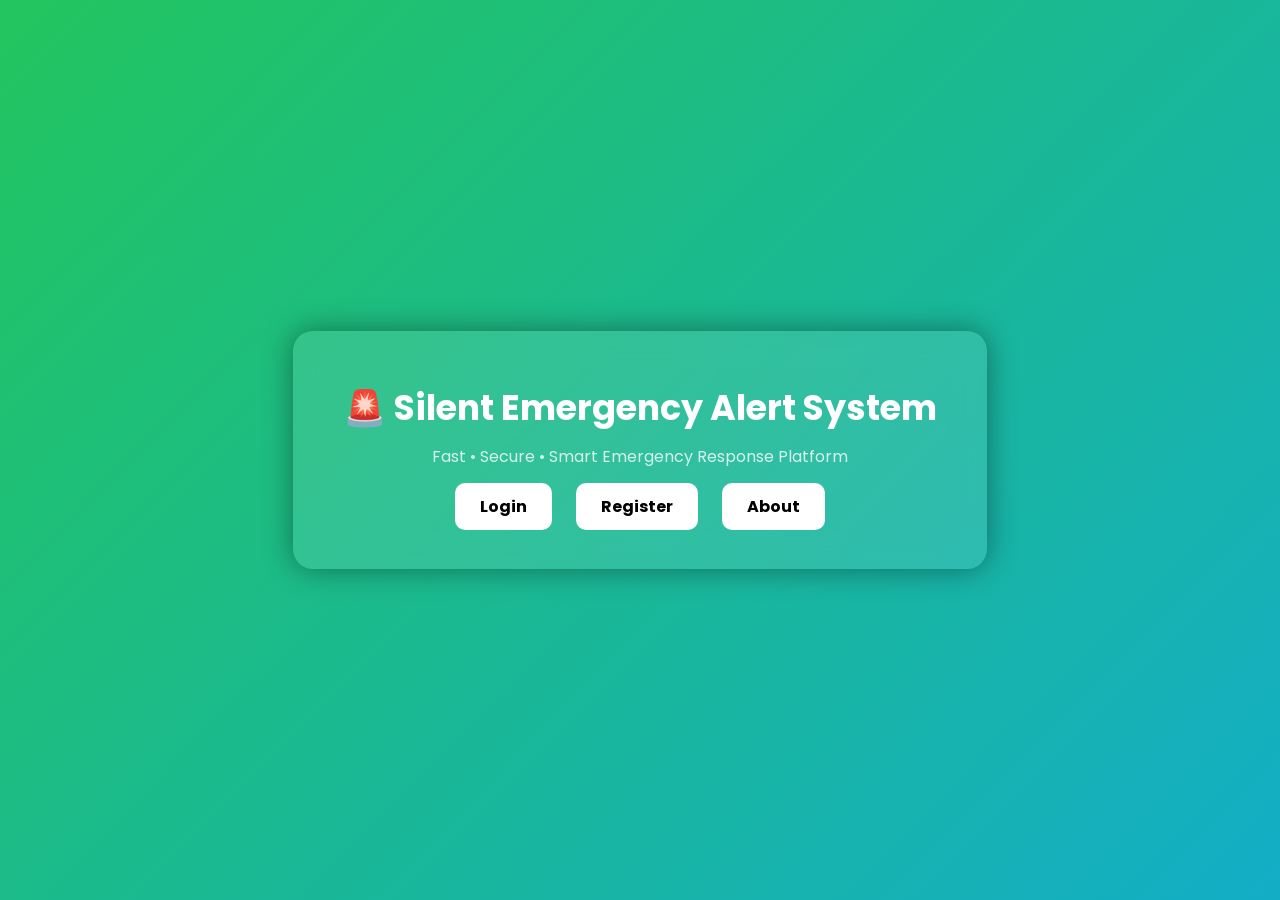
<file: index.html>
<!DOCTYPE html>
<html lang="en">
<head>
  <meta charset="UTF-8">
  <title>Silent Emergency Alert</title>
  <link rel="stylesheet" href="style.css">
  <link href="https://fonts.googleapis.com/css2?family=Poppins:wght@300;500;700&display=swap" rel="stylesheet">
</head>

<body>

  <div class="hero">

    <h1>🚨 Silent Emergency Alert System</h1>
    <p>Fast • Secure • Smart Emergency Response Platform</p>

    <div class="buttons">
      <a href="login.html">Login</a>
      <a href="register.html">Register</a>
      <a href="about.html">About</a>
    </div>

  </div>

</body>
</html>
</file>
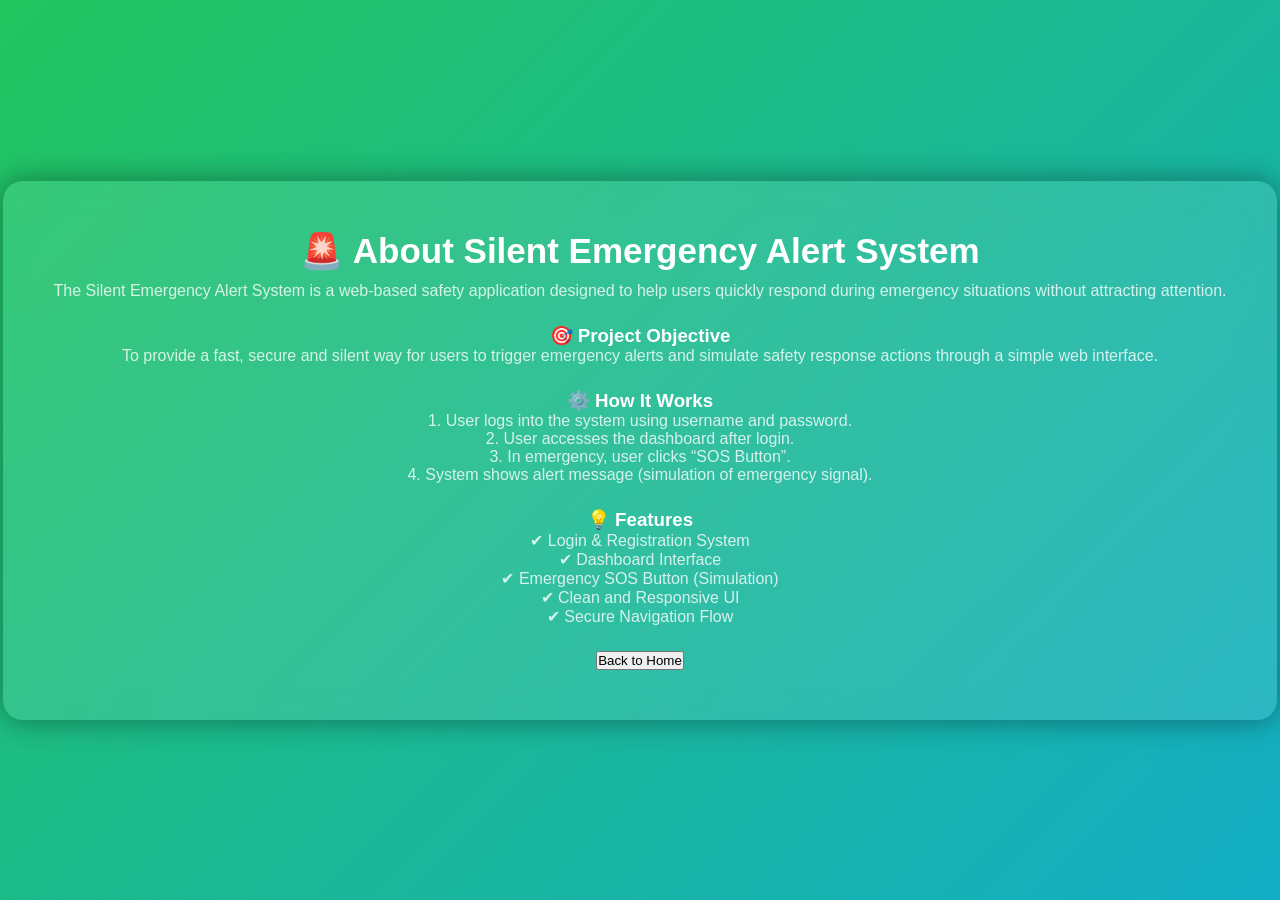
<file: about.html>
<!DOCTYPE html>
<html>
<head>
  <title>About System</title>
  <link rel="stylesheet" href="style.css">
</head>

<body>

  <div class="hero">

    <h1>🚨 About Silent Emergency Alert System</h1>

    <p>
      The Silent Emergency Alert System is a web-based safety application designed to help users
      quickly respond during emergency situations without attracting attention.
    </p>

    <h3>🎯 Project Objective</h3>
    <p>
      To provide a fast, secure and silent way for users to trigger emergency alerts and simulate
      safety response actions through a simple web interface.
    </p>

    <h3>⚙️ How It Works</h3>
    <p>
      1. User logs into the system using username and password.<br>
      2. User accesses the dashboard after login.<br>
      3. In emergency, user clicks “SOS Button”.<br>
      4. System shows alert message (simulation of emergency signal).<br>
    </p>

    <h3>💡 Features</h3>
    <p>
      ✔ Login & Registration System<br>
      ✔ Dashboard Interface<br>
      ✔ Emergency SOS Button (Simulation)<br>
      ✔ Clean and Responsive UI<br>
      ✔ Secure Navigation Flow<br>
    </p>

    
    <button onclick="location.href='index.html'">Back to Home</button>

  </div>

</body>
</html>
</file>
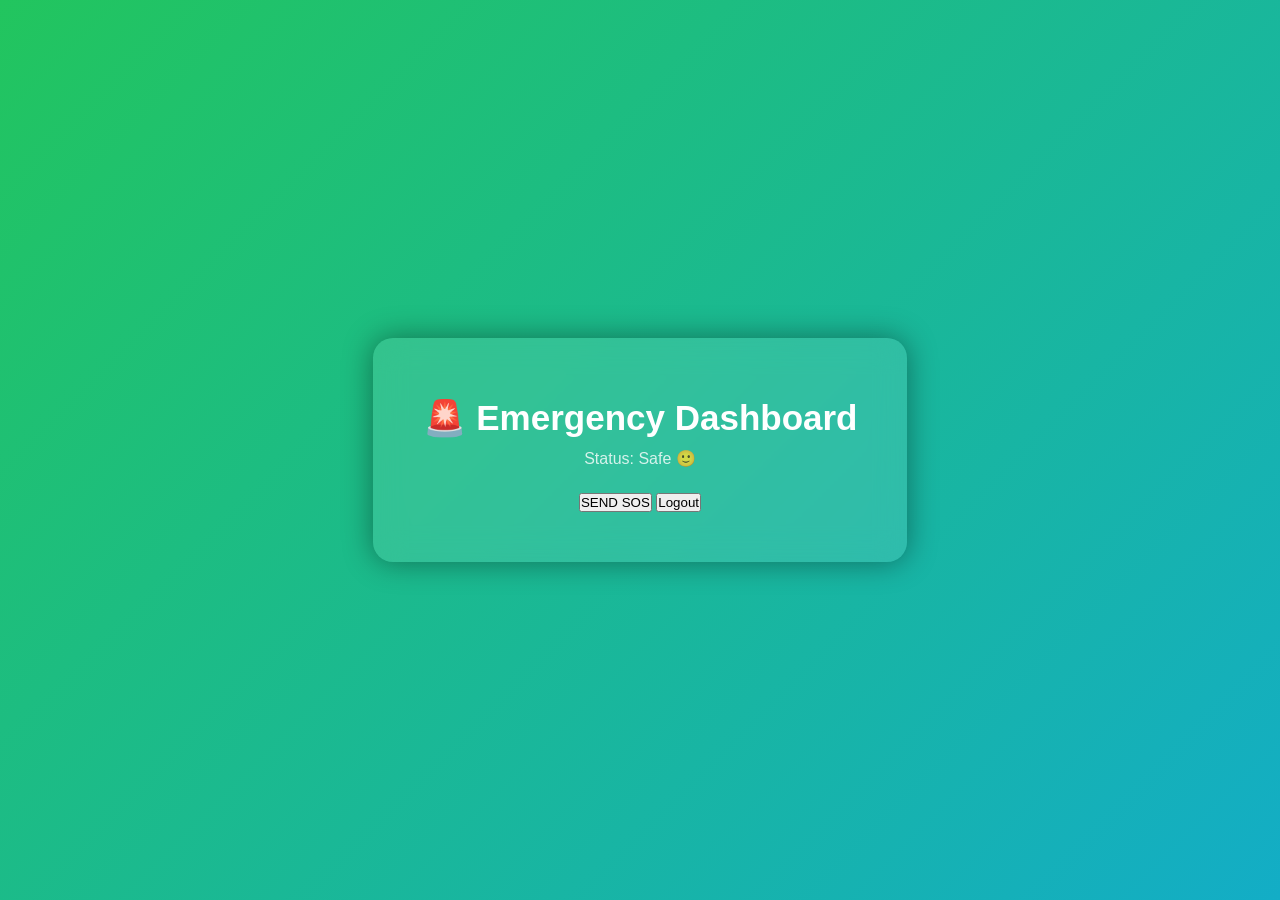
<file: dashboard.html>
<!DOCTYPE html>
<html>
<head>
  <title>🚨 Emergency Dashboard</title>
  <link rel="stylesheet" href="style.css">
</head>

<body>

  <div class="hero">
    <h1><h1>🚨 Emergency Dashboard</h1></h1>

    <p>Status: Safe 🙂</p>

    <button onclick="alert('🚨 SOS SENT! Emergency Alert Activated')">SEND SOS</button>

    <button onclick="location.href='index.html'">Logout</button>
  </div>

</body>
</html>
</file>
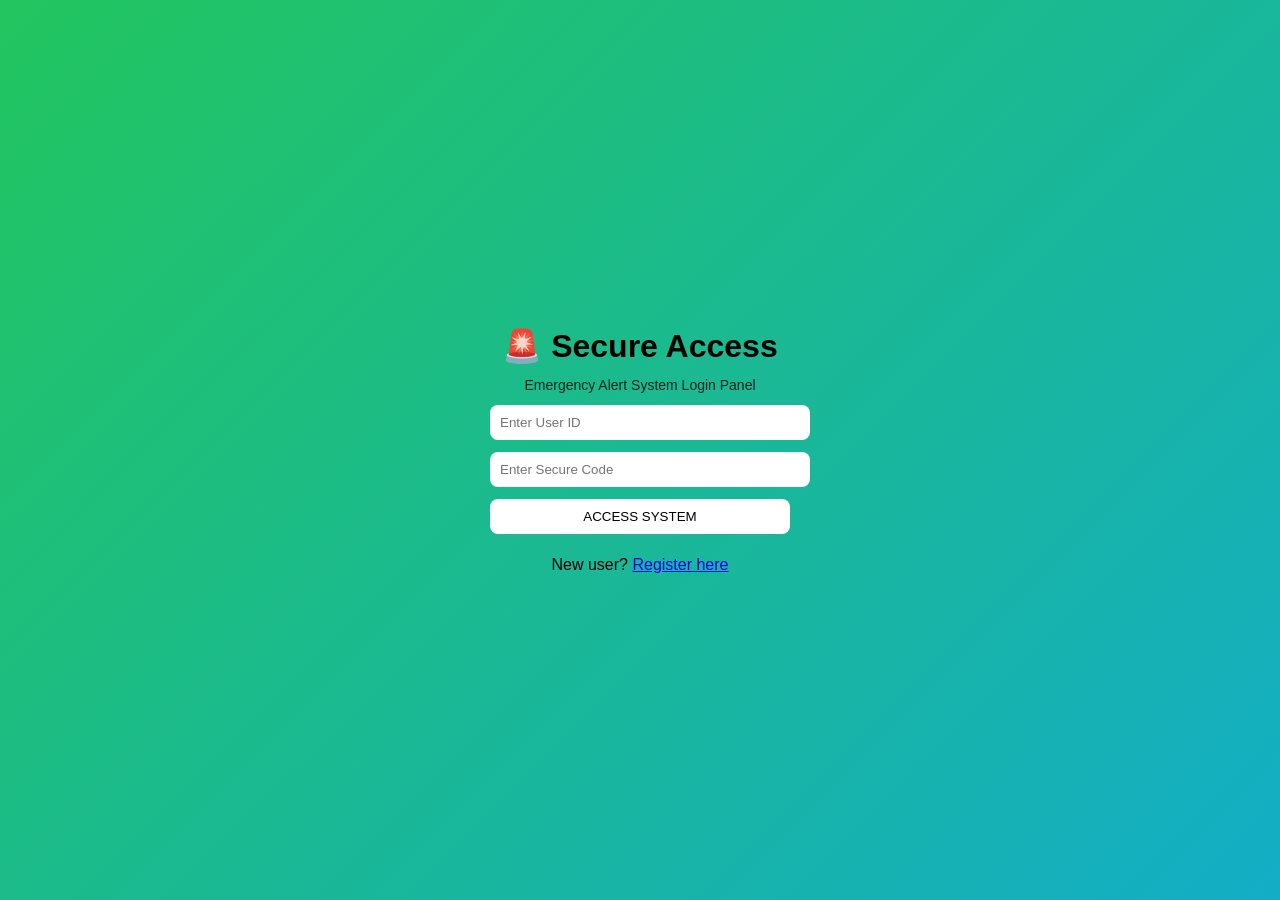
<file: login.html>
<!DOCTYPE html>
<html>
<head>
  <title>Emergency Login</title>
  <link rel="stylesheet" href="style.css">
</head>

<body>

  <div class="auth-box">

    <h1>🚨 Secure Access</h1>

    <p style="font-size:14px; opacity:0.8;">
      Emergency Alert System Login Panel
    </p>

    <input type="text" placeholder="Enter User ID">
    <input type="password" placeholder="Enter Secure Code">

    <button onclick="location.href='dashboard.html'">
      ACCESS SYSTEM
    </button>

    <p style="margin-top:10px;">
      New user? <a href="register.html">Register here</a>
    </p>

  </div>

</body>
</html>
</file>
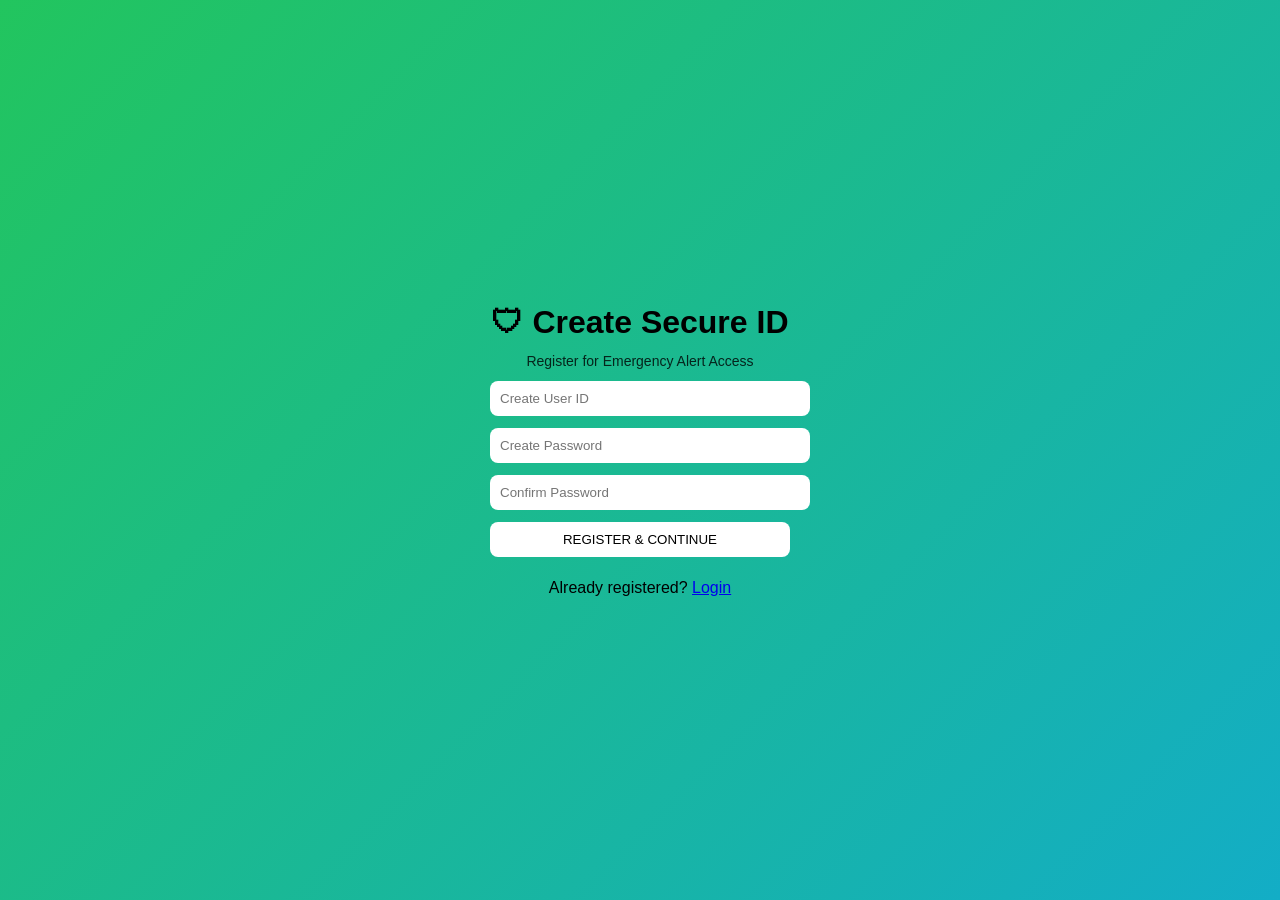
<file: register.html>
<!DOCTYPE html>
<html>
<head>
  <title>Emergency Register</title>
  <link rel="stylesheet" href="style.css">
</head>

<body>

  <div class="auth-box">

    <h1>🛡 Create Secure ID</h1>

    <p style="font-size:14px; opacity:0.8;">
      Register for Emergency Alert Access
    </p>

    <input type="text" placeholder="Create User ID">
    <input type="password" placeholder="Create Password">
    <input type="password" placeholder="Confirm Password">

    <button onclick="location.href='login.html'">
      REGISTER & CONTINUE
    </button>

    <p style="margin-top:10px;">
      Already registered? <a href="login.html">Login</a>
    </p>

  </div>

</body>
</html>
</file>
<file: style.css>
* {
  margin: 0;
  padding: 0;
  font-family: 'Poppins', sans-serif;
}

body {
  height: 100vh;
  display: flex;
  justify-content: center;
  align-items: center;

  background: linear-gradient(-45deg, #0f172a, #1e3a8a, #0ea5e9, #22c55e);
  background-size: 400% 400%;
  animation: move 10s ease infinite;
}

@keyframes move {
  0% {background-position: 0% 50%;}
  50% {background-position: 100% 50%;}
  100% {background-position: 0% 50%;}
}

/* Glass card effect (HOME PAGE) */
.hero {
  text-align: center;
  padding: 50px;
  border-radius: 20px;

  background: rgba(255,255,255,0.1);
  backdrop-filter: blur(15px);

  color: white;
  box-shadow: 0 0 30px rgba(0,0,0,0.4);
}

.hero h1 {
  font-size: 35px;
  margin-bottom: 10px;
}

.hero p {
  opacity: 0.8;
  margin-bottom: 25px;
}

/* Buttons (HOME PAGE) */
.buttons a {
  text-decoration: none;
  margin: 10px;
  padding: 12px 25px;
  background: white;
  color: black;
  border-radius: 10px;
  font-weight: bold;
  transition: 0.3s;
}

.buttons a:hover {
  background: #0ea5e9;
  color: white;
  transform: scale(1.1);
}

/* ✅ ADD THIS HERE (LOGIN + REGISTER ONLY) */
.auth-box {
  display: flex;
  flex-direction: column;
  gap: 12px;
  width: 300px;
  text-align: center;
}

/* 🔥 IMPORTANT FIX for inputs */
.auth-box input {
  width: 100%;
  padding: 10px;
  border-radius: 8px;
  border: none;
  outline: none;
}

/* button fix */
.auth-box button {
  width: 100%;
  padding: 10px;
  border-radius: 8px;
  border: none;
  background: white;
  cursor: pointer;
}
</file>
